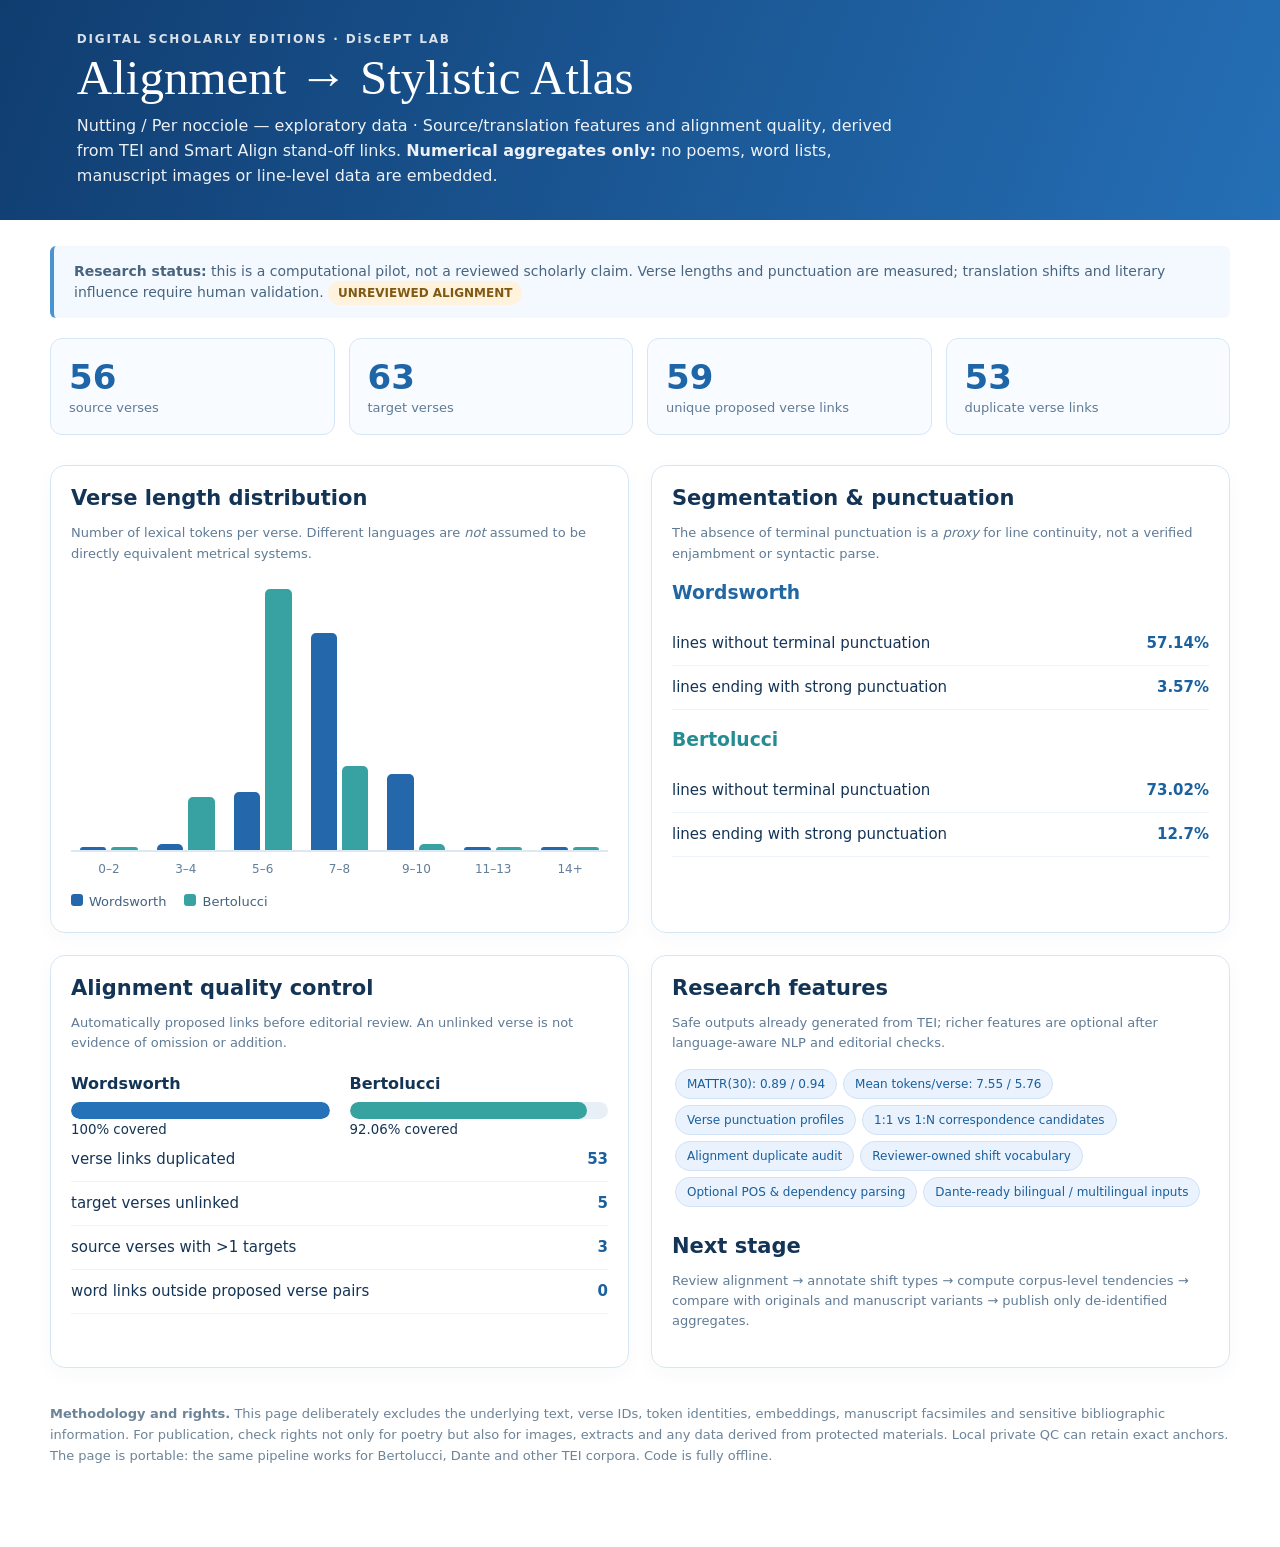
<file: dashboard.html>
<!doctype html><html lang="en"><head><meta charset="utf-8"><meta name="viewport" content="width=device-width, initial-scale=1"><title>DiScEPT · Stylistics Atlas · Nutting / Per nocciole — exploratory data</title>
<style>
:root{--ink:#143456;--blue:#2468ab;--soft:#eaf4ff;--line:#d7e6f4;--muted:#607b96;--teal:#38a2a3}*{box-sizing:border-box}body{font-family:Inter,system-ui,Arial,sans-serif;background:#fff;color:var(--ink);margin:0}header{background:linear-gradient(110deg,#103d70,#256fb6);color:white;padding:32px clamp(18px,6vw,90px)}header h1{font-family:Georgia,serif;font-weight:500;font-size:clamp(30px,4vw,49px);margin:3px 0 8px}.eyebrow{font-size:12px;font-weight:800;letter-spacing:.15em;opacity:.84}.subtitle{font-size:16px;max-width:820px;line-height:1.55;opacity:.92}.shell{max-width:1220px;margin:auto;padding:26px 20px 80px}.notice{background:#f4f9ff;border-left:4px solid #4a93d2;color:#486580;padding:15px 20px;border-radius:6px;font-size:14px;line-height:1.5}.metrics{display:grid;grid-template-columns:repeat(4,1fr);gap:14px;margin:20px 0 30px}.metric{background:#f8fbff;border:1px solid var(--line);border-radius:12px;padding:18px}.metric strong{display:block;font-size:34px;color:#1e66a7}.metric span{color:var(--muted);font-size:13px}.grid{display:grid;grid-template-columns:1fr 1fr;gap:22px}.card{border:1px solid var(--line);border-radius:15px;padding:20px 20px 23px;box-shadow:0 6px 20px #153e6508}.card h2{font-size:21px;margin:0 0 6px}.card p{font-size:13px;color:var(--muted);line-height:1.55}.chart{height:275px;display:flex;align-items:flex-end;justify-content:space-between;gap:9px;border-bottom:2px solid #dce8f4;padding:12px 4px 0}.barpair{flex:1;display:flex;align-items:end;justify-content:center;gap:5px;height:100%;position:relative}.bar{width:39%;max-width:37px;background:var(--blue);border-radius:5px 5px 0 0;transition:height .25s;min-height:1px}.bar.target{background:var(--teal)}.barpair label{position:absolute;bottom:-26px;text-align:center;width:100%;font-size:12px;color:#627e9b}.legend{display:flex;gap:18px;align-items:center;font-size:13px;color:#43617f;margin-top:42px}.key{width:12px;height:12px;border-radius:3px;display:inline-block;background:var(--blue);margin-right:6px}.key.target{background:var(--teal)}.bar-single{width:60%;max-width:70px;background:linear-gradient(180deg,#5c9bd2,#2165a7);border-radius:5px 5px 0 0}.coverage{display:grid;grid-template-columns:1fr 1fr;gap:20px;margin-top:21px}.cov b{display:block;margin-bottom:9px}.meter{height:17px;background:#e8eff7;border-radius:30px;overflow:hidden}.meter span{display:block;height:100%;background:#2672b8;border-radius:30px}.cov.target .meter span{background:#36a3a0}.rowstats{display:grid;grid-template-columns:1fr auto;gap:8px;font-size:15px;line-height:1.4;padding:11px 0;border-bottom:1px solid #edf3f9}.rowstats span:last-child{color:#1c619f;font-weight:800}.status{border-radius:40px;font-size:12px;padding:5px 10px;background:#fff3dd;color:#805a15;font-weight:700}.foot{margin:36px 0 0;color:#6c8398;font-size:13px;line-height:1.6}.feature{display:inline-block;background:#eaf3fd;color:#185e9d;border:1px solid #cfe2f7;padding:7px 11px;border-radius:999px;margin:3px;font-size:12px}code{background:#f0f6fc;padding:2px 4px;border-radius:4px}
@media(max-width:860px){.grid{grid-template-columns:1fr}.metrics{grid-template-columns:repeat(2,1fr)}}@media(max-width:500px){.metrics{grid-template-columns:1fr 1fr}.metric strong{font-size:26px}.shell{padding:18px 13px 45px}}
</style></head><body>
<header><div class="eyebrow">DIGITAL SCHOLARLY EDITIONS · DiScEPT LAB</div><h1>Alignment → Stylistic Atlas</h1><div class="subtitle">Nutting / Per nocciole — exploratory data · Source/translation features and alignment quality, derived from TEI and Smart Align stand-off links. <b>Numerical aggregates only:</b> no poems, word lists, manuscript images or line-level data are embedded.</div></header>
<main class="shell"><div class="notice"><strong>Research status:</strong> this is a computational pilot, not a reviewed scholarly claim. Verse lengths and punctuation are measured; translation shifts and literary influence require human validation. <span class="status">UNREVIEWED ALIGNMENT</span></div><div class="metrics" id="metrics"></div>
<div class="grid"><div class="card"><h2>Verse length distribution</h2><p>Number of lexical tokens per verse. Different languages are <em>not</em> assumed to be directly equivalent metrical systems.</p><div class="chart" id="length"></div><div class="legend" id="legend"></div></div>
<div class="card"><h2>Segmentation &amp; punctuation</h2><p>The absence of terminal punctuation is a <em>proxy</em> for line continuity, not a verified enjambment or syntactic parse.</p><div id="punct"></div></div>
<div class="card"><h2>Alignment quality control</h2><p>Automatically proposed links before editorial review. An unlinked verse is not evidence of omission or addition.</p><div class="coverage" id="coverage"></div><div id="links"></div></div>
<div class="card"><h2>Research features</h2><p>Safe outputs already generated from TEI; richer features are optional after language-aware NLP and editorial checks.</p><div id="features"></div><h2 style="margin-top:24px">Next stage</h2><p>Review alignment → annotate shift types → compute corpus-level tendencies → compare with originals and manuscript variants → publish only de-identified aggregates.</p></div></div>
<p class="foot"><strong>Methodology and rights.</strong> This page deliberately excludes the underlying text, verse IDs, token identities, embeddings, manuscript facsimiles and sensitive bibliographic information. For publication, check rights not only for poetry but also for images, extracts and any data derived from protected materials. Local private QC can retain exact anchors. The page is portable: the same pipeline works for Bertolucci, Dante and other TEI corpora. Code is fully offline.</p></main>
<script id="data" type="application/json">{"case": "Nutting / Per nocciole — exploratory data", "source_label": "Wordsworth", "target_label": "Bertolucci", "source": {"verse_count": 56, "token_count": 423, "mean_tokens_per_verse": 7.554, "median_tokens_per_verse": 8.0, "stdev_tokens_per_verse": 1.164, "mattr_30": 0.8897, "unique_form_count": 258, "end_punctuation_pct": 42.86, "strong_end_punctuation_pct": 3.57, "line_without_end_punctuation_pct": 57.14, "verse_with_comma_pct": 62.5, "verse_with_semicolon_pct": 19.64, "verse_with_colon_pct": 3.57, "length_histogram": [{"range": "0–2", "count": 0}, {"range": "3–4", "count": 1}, {"range": "5–6", "count": 9}, {"range": "7–8", "count": 34}, {"range": "9–10", "count": 12}, {"range": "11–13", "count": 0}, {"range": "14+", "count": 0}]}, "target": {"verse_count": 63, "token_count": 363, "mean_tokens_per_verse": 5.762, "median_tokens_per_verse": 6, "stdev_tokens_per_verse": 1.109, "mattr_30": 0.936, "unique_form_count": 248, "end_punctuation_pct": 26.98, "strong_end_punctuation_pct": 12.7, "line_without_end_punctuation_pct": 73.02, "verse_with_comma_pct": 47.62, "verse_with_semicolon_pct": 0.0, "verse_with_colon_pct": 3.17, "length_histogram": [{"range": "0–2", "count": 0}, {"range": "3–4", "count": 8}, {"range": "5–6", "count": 41}, {"range": "7–8", "count": 13}, {"range": "9–10", "count": 1}, {"range": "11–13", "count": 0}, {"range": "14+", "count": 0}]}, "alignment": {"proposed_semantic_links": 112, "unique_semantic_links": 59, "duplicate_semantic_links": 53, "nary_semantic_link_elements": 0, "other_or_title_links": 2, "proposed_literal_links": 217, "covered_source_verses": 56, "covered_target_verses": 58, "source_coverage_pct": 100.0, "target_coverage_pct": 92.06, "unaligned_source_verse_count": 0, "unaligned_target_verse_count": 5, "source_with_multiple_target_verses": 3, "target_with_multiple_source_verses": 1, "word_links_outside_proposed_semantic_verse_pairs": 0, "reviewed_semantic_links": 0, "review_status": "automatic export — not reviewed"}, "method": "regex lexical tokens; MATTR(30); punctuation proxy; link-level diagnostics", "rights_profile": "public_aggregates_only", "reviewed": false, "warnings": ["Automated word links and semantic links are NOT validated.", "Unlinked verses do NOT prove omission/addition.", "Token counts are not syllable counts or metre.", "MATTR and punctuation are proxies; cross-language comparison needs controls."]}</script><script>
const d=JSON.parse(document.getElementById('data').textContent),S=d.source,T=d.target,A=d.alignment;
function n(x){return (x==null)?'—':Number(x).toLocaleString('en-US',{maximumFractionDigits:2})}
function metric(name,val){return '<div class="metric"><strong>'+n(val)+'</strong><span>'+name+'</span></div>'}
document.getElementById('metrics').innerHTML=metric('source verses',S.verse_count)+metric('target verses',T.verse_count)+metric('unique proposed verse links',A.unique_semantic_links)+metric('duplicate verse links',A.duplicate_semantic_links);
let maxCount=Math.max(1,...S.length_histogram.map(x=>x.count),...T.length_histogram.map(x=>x.count));
document.getElementById('length').innerHTML=S.length_histogram.map((h,i)=>'<div class="barpair"><div class="bar" title="Source: '+h.count+'" style="height:'+Math.max(1,Math.round(h.count/maxCount*100))+'%"></div><div class="bar target" title="Target: '+T.length_histogram[i].count+'" style="height:'+Math.max(1,Math.round(T.length_histogram[i].count/maxCount*100))+'%"></div><label>'+h.range+'</label></div>').join('');
document.getElementById('legend').innerHTML='<span><i class="key"></i>'+d.source_label+'</span><span><i class="key target"></i>'+d.target_label+'</span>';
const p=(k)=>'<div class="rowstats"><span>'+k[0]+'</span><span>'+n(k[1])+'%</span></div>';
document.getElementById('punct').innerHTML='<h3 style="color:#2167a4">'+d.source_label+'</h3>'+p(['lines without terminal punctuation',S.line_without_end_punctuation_pct])+p(['lines ending with strong punctuation',S.strong_end_punctuation_pct])+'<h3 style="color:#258c92">'+d.target_label+'</h3>'+p(['lines without terminal punctuation',T.line_without_end_punctuation_pct])+p(['lines ending with strong punctuation',T.strong_end_punctuation_pct]);
document.getElementById('coverage').innerHTML='<div class="cov"><b>'+d.source_label+'</b><div class="meter"><span style="width:'+A.source_coverage_pct+'%"></span></div><small>'+n(A.source_coverage_pct)+'% covered</small></div><div class="cov target"><b>'+d.target_label+'</b><div class="meter"><span style="width:'+A.target_coverage_pct+'%"></span></div><small>'+n(A.target_coverage_pct)+'% covered</small></div>';
document.getElementById('links').innerHTML=[['verse links duplicated',A.duplicate_semantic_links],['target verses unlinked',A.unaligned_target_verse_count],['source verses with >1 targets',A.source_with_multiple_target_verses],['word links outside proposed verse pairs',A.word_links_outside_proposed_semantic_verse_pairs]].map(k=>'<div class="rowstats"><span>'+k[0]+'</span><span>'+n(k[1])+'</span></div>').join('');
document.getElementById('features').innerHTML=['MATTR(30): '+n(S.mattr_30)+' / '+n(T.mattr_30),'Mean tokens/verse: '+n(S.mean_tokens_per_verse)+' / '+n(T.mean_tokens_per_verse),'Verse punctuation profiles','1:1 vs 1:N correspondence candidates','Alignment duplicate audit','Reviewer-owned shift vocabulary','Optional POS &amp; dependency parsing','Dante-ready bilingual / multilingual inputs'].map(x=>'<span class="feature">'+x+'</span>').join('');
</script></body></html>
</file>
